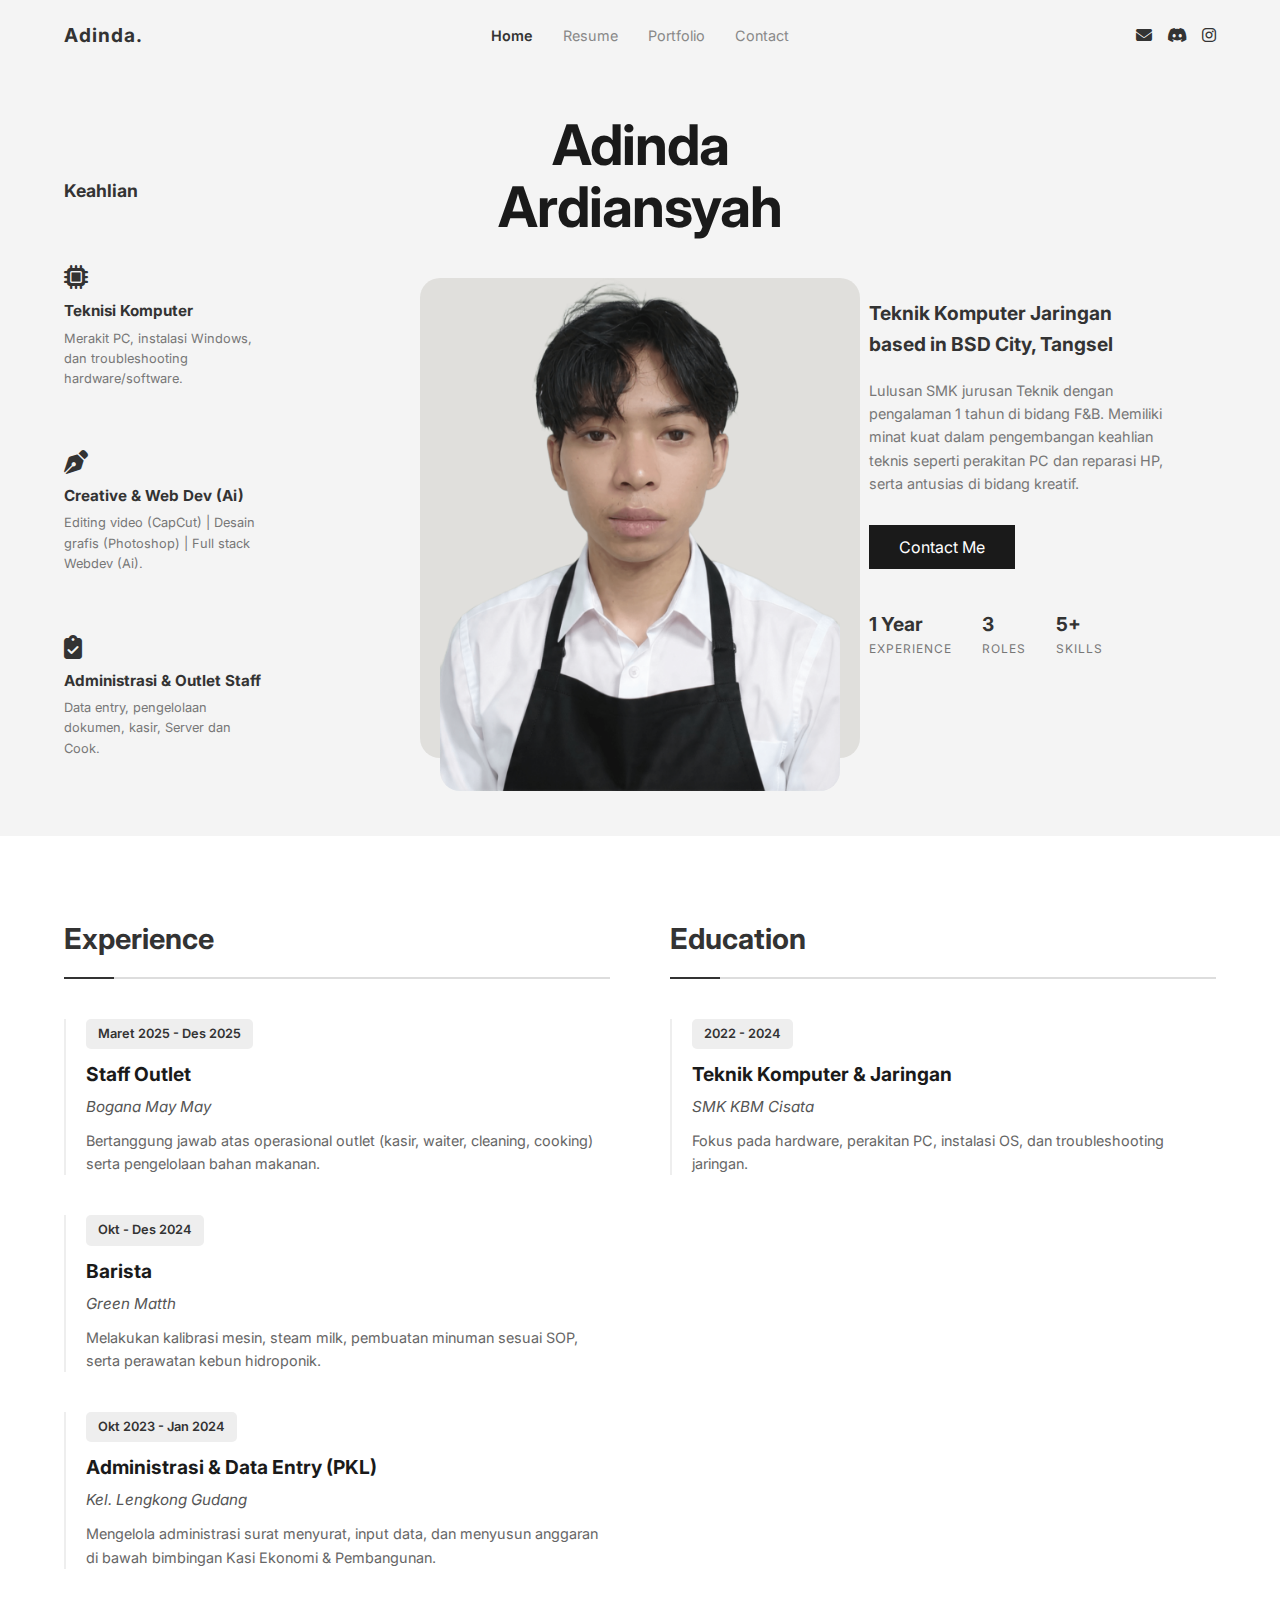
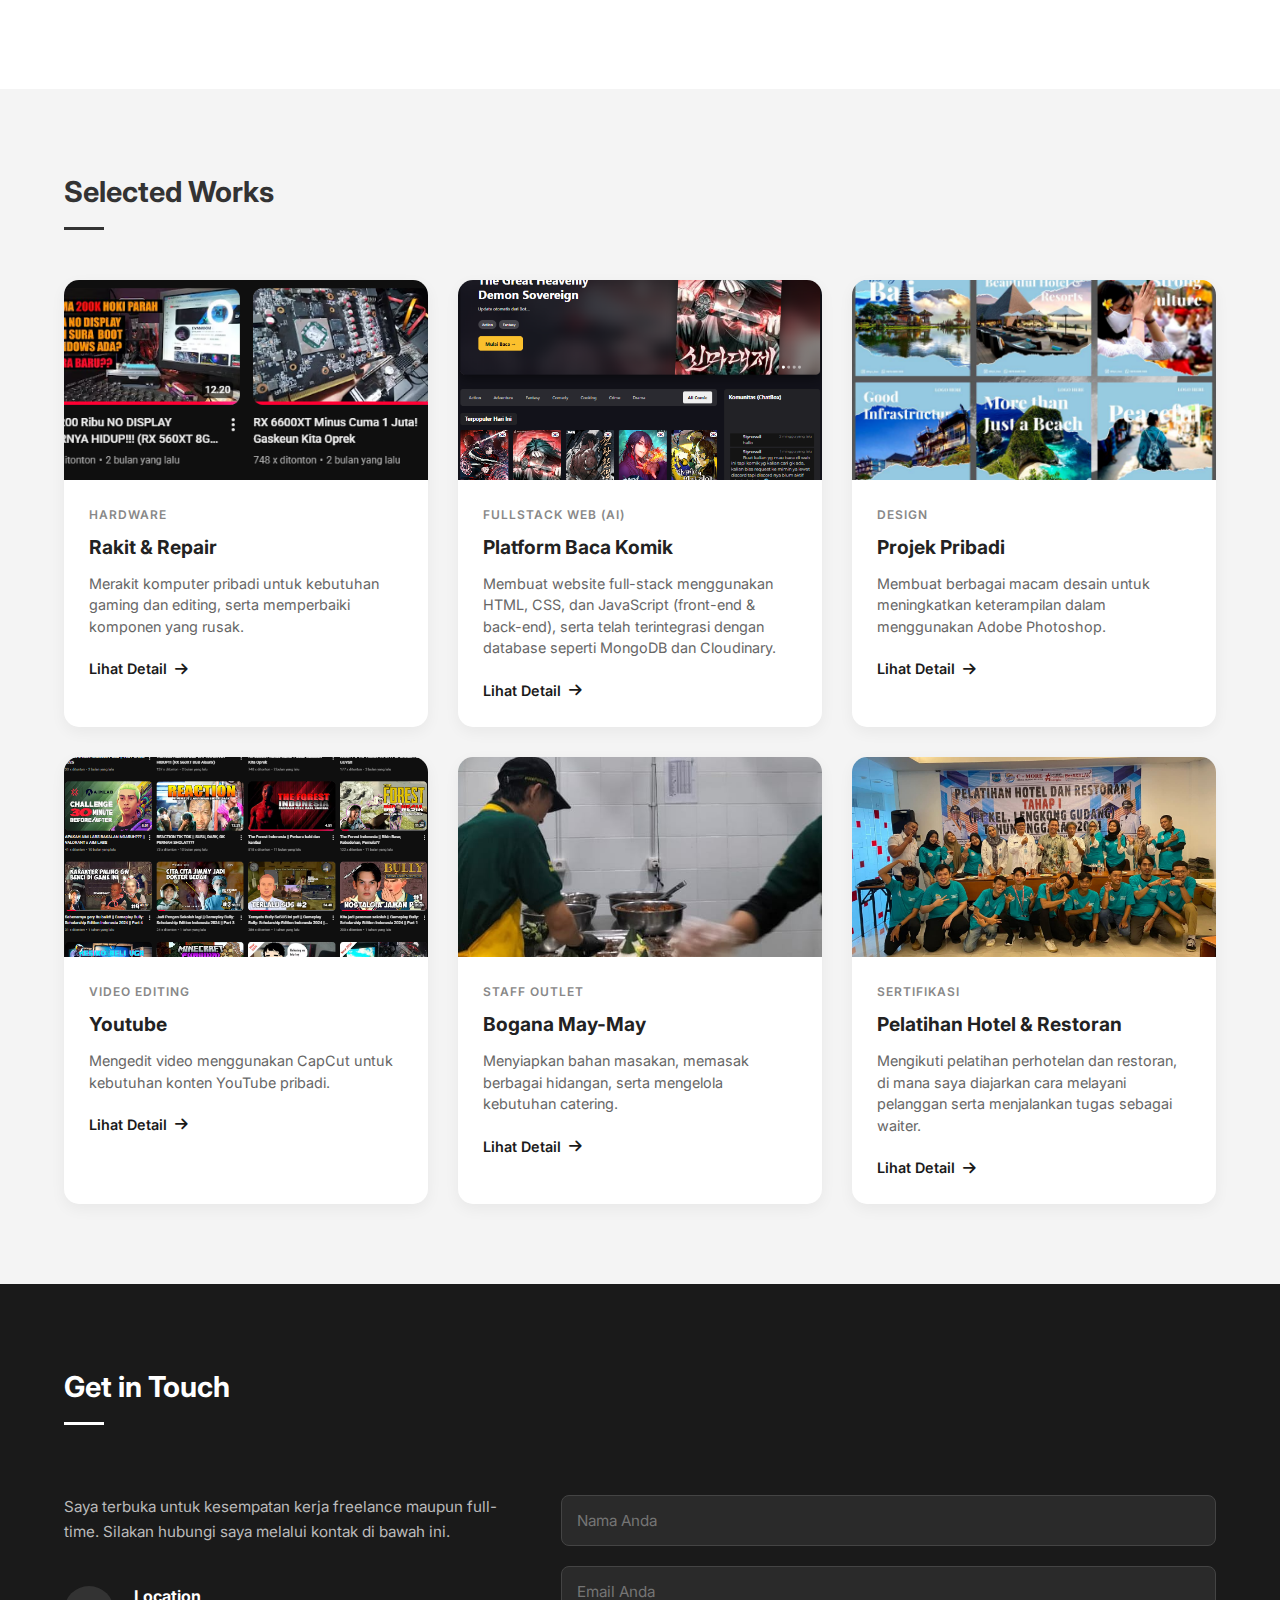
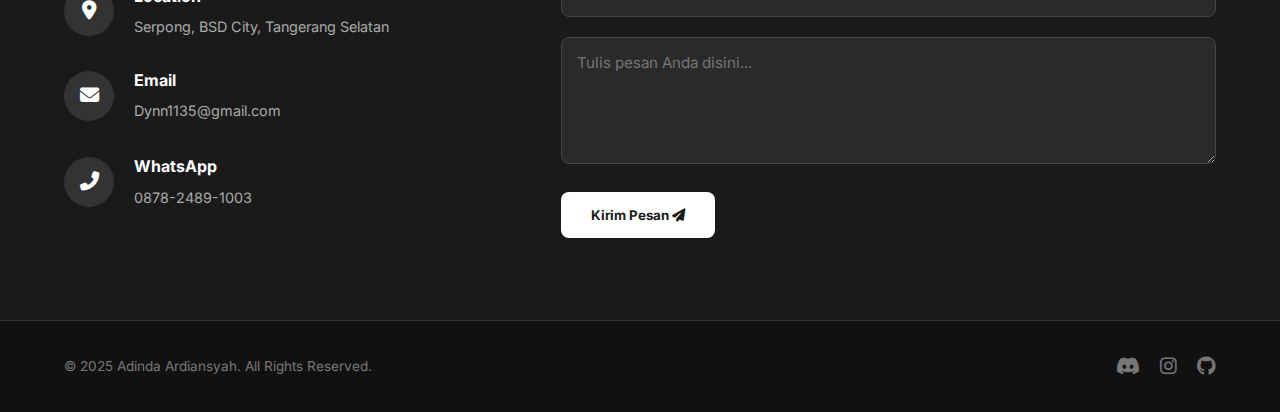
<file: index.html>
<!DOCTYPE html>
<html lang="id">
<head>
    <meta charset="UTF-8">
    <meta name="viewport" content="width=device-width, initial-scale=1.0">
    <title>Adinda Ardiansyah - Portfolio</title>
    
    <link href="https://fonts.googleapis.com/css2?family=Inter:wght@300;400;600;700&display=swap" rel="stylesheet">
    <link rel="stylesheet" href="https://cdnjs.cloudflare.com/ajax/libs/font-awesome/6.4.0/css/all.min.css">
    
    <link rel="stylesheet" href="style.css">
</head>
<body>

    <nav>
        <div class="logo">Adinda.</div>
        
        <ul class="nav-links" id="navLinks">
            <li><a href="#" class="active">Home</a></li>
            <li><a href="#resume">Resume</a></li>
            <li><a href="#portofolio">Portfolio</a></li>
            <li><a href="#contact">Contact</a></li>
        </ul>

        <div class="social-icons">
            <a href="mailto:Dynn1135@gmail.com" style="color: inherit;"><i class="fas fa-envelope"></i></a>
            <a href="https://discord.com/users/1440987376557232261/"><i class="fab fa-discord"></i></a>
            <a href="https://www.instagram.com/dyn.ardians?igsh=MWltbDF1Z3p3bDhiag=="><i class="fab fa-instagram"></i></a>
        </div>

        <div class="menu-toggle" onclick="toggleMenu()">
            <i class="fas fa-bars"></i>
        </div>
    </nav>

    <main class="hero-container">
        
        <div class="left-col">
            <div class="section-label">Keahlian</div>
            
            <div class="service-item">
                <i class="fas fa-microchip service-icon"></i>
                <h4>Teknisi Komputer</h4>
                <p>Merakit PC, instalasi Windows, dan troubleshooting hardware/software.</p>
            </div>

            <div class="service-item">
                <i class="fas fa-pen-nib service-icon"></i>
                <h4>Creative & Web Dev (Ai)</h4>
                <p>Editing video (CapCut) | Desain grafis (Photoshop) | Full stack Webdev (Ai).</p>
            </div>

            <div class="service-item">
                <i class="fas fa-clipboard-check service-icon"></i>
                <h4>Administrasi & Outlet Staff</h4>
                <p>Data entry, pengelolaan dokumen, kasir, Server dan Cook.</p>
            </div>
        </div>

        <div class="center-col">
            <h1 class="big-name">Adinda<br>Ardiansyah</h1>
            
            <div class="image-wrapper">
                <div class="image-bg-card"></div>
                <img src="asset/myfoto.png" alt="Adinda Ardiansyah" class="profile-img">
            </div>
        </div>

        <div class="right-col">
            <h2 class="role-title">Teknik Komputer Jaringan<br>based in BSD City, Tangsel</h2>
            
            <p class="bio-text">
                Lulusan SMK jurusan Teknik dengan pengalaman 1 tahun di bidang F&B. 
                Memiliki minat kuat dalam pengembangan keahlian teknis seperti perakitan PC 
                dan reparasi HP, serta antusias di bidang kreatif.
            </p>

            <button class="btn-hire" onclick="window.location.href='https://wa.me/6287824891003'">Contact Me</button>

            <div class="stats-container">
                <div class="stat-item">
                    <h3>1 Year</h3>
                    <p>Experience</p>
                </div>
                <div class="stat-item">
                    <h3>3</h3>
                    <p>Roles</p>
                </div>
                <div class="stat-item">
                    <h3>5+</h3>
                    <p>Skills</p>
                </div>
            </div>
        </div>

    </main>


    </main>

    <section class="resume-section" id="resume">
        <div class="resume-container">
            
            <div class="resume-column">
                <h3 class="resume-title">Experience</h3>

                <div class="resume-item">
                    <div class="resume-date">Maret 2025 - Des 2025</div>
                    <h4 class="resume-role">Staff Outlet</h4>
                    <span class="resume-place">Bogana May May</span>
                    <p class="resume-desc">
                        Bertanggung jawab atas operasional outlet (kasir, waiter, cleaning, cooking) 
                        serta pengelolaan bahan makanan.
                    </p>
                </div>

                <div class="resume-item">
                    <div class="resume-date">Okt - Des 2024</div>
                    <h4 class="resume-role">Barista</h4>
                    <span class="resume-place">Green Matth</span>
                    <p class="resume-desc">
                        Melakukan kalibrasi mesin, steam milk, pembuatan minuman sesuai SOP, 
                        serta perawatan kebun hidroponik.
                    </p>
                </div>

                <div class="resume-item">
                    <div class="resume-date">Okt 2023 - Jan 2024</div>
                    <h4 class="resume-role">Administrasi & Data Entry (PKL)</h4>
                    <span class="resume-place">Kel. Lengkong Gudang</span>
                    <p class="resume-desc">
                        Mengelola administrasi surat menyurat, input data, dan menyusun anggaran 
                        di bawah bimbingan Kasi Ekonomi & Pembangunan.
                    </p>
                </div>
            </div>

            <div class="resume-column">
                <h3 class="resume-title">Education</h3>

                <div class="resume-item">
                    <div class="resume-date">2022 - 2024</div>
                    <h4 class="resume-role">Teknik Komputer & Jaringan</h4>
                    <span class="resume-place">SMK KBM Cisata</span>
                    <p class="resume-desc">
                        Fokus pada hardware, perakitan PC, instalasi OS, dan troubleshooting jaringan.
                    </p>
                </div>
            </div>

        </div>
    </section>

<section class="portfolio-section" id="portfolio">
        <div class="container">
            <h3 class="section-title">Selected Works</h3>
            
            <div class="portfolio-grid">
                
                <div class="portfolio-card">
                    <div class="portfolio-img">
                        <img src="asset/pc.png" alt="PC Build">
                    </div>
                    <div class="portfolio-info">
                        <span class="category">Hardware</span>
                        <h4>Rakit & Repair</h4>
                        <p>Merakit komputer pribadi untuk kebutuhan gaming dan editing, serta memperbaiki komponen yang rusak.</p>
                        <a href="https://www.youtube.com/@DYN_MOON" class="portfolio-link">Lihat Detail <i class="fas fa-arrow-right"></i></a>
                    </div>
                </div>

                <div class="portfolio-card">
                    <div class="portfolio-img">
                        <img src="asset/webkomik.png" alt="Video Editing">
                    </div>
                    <div class="portfolio-info">
                        <span class="category">Fullstack Web (ai)</span>
                        <h4>Platform Baca Komik</h4>
                        <p>Membuat website full-stack menggunakan HTML, CSS, dan JavaScript (front-end & back-end), serta telah terintegrasi dengan database seperti MongoDB dan Cloudinary.</p>
                        <a href="https://stynxveil-co.onrender.com/" class="portfolio-link">Lihat Detail <i class="fas fa-arrow-right"></i></a>
                    </div>
                </div>

                <div class="portfolio-card">
                    <div class="portfolio-img">
                        <img src="asset/Desain.png" alt="Graphic Design">
                    </div>
                    <div class="portfolio-info">
                        <span class="category">Design</span>
                        <h4>Projek Pribadi</h4>
                        <p>Membuat berbagai macam desain untuk meningkatkan keterampilan dalam menggunakan Adobe Photoshop.</p>
                        <a href="https://drive.google.com/file/d/1JN-anbNzumim_IqHTEh2kvuIbzNJX-Iq/view?usp=drive_link" class="portfolio-link">Lihat Detail <i class="fas fa-arrow-right"></i></a>
                    </div>
                </div>

                <div class="portfolio-card">
                    <div class="portfolio-img">
                        <img src="asset/editing.png" alt="Video Editing">
                    </div>
                    <div class="portfolio-info">
                        <span class="category">Video Editing</span>
                        <h4>Youtube</h4>
                        <p>Mengedit video menggunakan CapCut untuk kebutuhan konten YouTube pribadi.</p>
                        <a href="https://www.youtube.com/@DYN_MOON" class="portfolio-link">Lihat Detail <i class="fas fa-arrow-right"></i></a>
                    </div>
                </div>

                <div class="portfolio-card">
                    <div class="portfolio-img">
                        <img src="asset/bogana.jpeg" alt="Video Editing">
                    </div>
                    <div class="portfolio-info">
                        <span class="category">Staff Outlet</span>
                        <h4>Bogana May-May</h4>
                        <p>Menyiapkan bahan masakan, memasak berbagai hidangan, serta mengelola kebutuhan catering.</p>
                        <a href="https://www.instagram.com/anpr_official?igsh=MWF2dzBmZWd4NGsyZA==" class="portfolio-link">Lihat Detail <i class="fas fa-arrow-right"></i></a>
                    </div>
                </div>

                <div class="portfolio-card">
                    <div class="portfolio-img">
                        <img src="asset/sertifikat.jpeg" alt="Video Editing">
                    </div>
                    <div class="portfolio-info">
                        <span class="category">Sertifikasi</span>
                        <h4>Pelatihan Hotel & Restoran</h4>
                        <p>Mengikuti pelatihan perhotelan dan restoran, di mana saya diajarkan cara melayani pelanggan serta menjalankan tugas sebagai waiter.</p>
                        <a href="https://drive.google.com/file/d/1JN-anbNzumim_IqHTEh2kvuIbzNJX-Iq/view?usp=drive_link" class="portfolio-link">Lihat Detail <i class="fas fa-arrow-right"></i></a>
                    </div>
                </div>

                

            </div>
        </div>
    </section>

    <section class="contact-section" id="contact">
        <div class="container">
            <h3 class="section-title title-white">Get in Touch</h3>
            
            <div class="contact-grid">
                
                <div class="contact-info">
                    <p class="contact-desc">
                        Saya terbuka untuk kesempatan kerja freelance maupun full-time. 
                        Silakan hubungi saya melalui kontak di bawah ini.
                    </p>

                    <div class="info-item">
                        <div class="icon-box">
                            <i class="fas fa-map-marker-alt"></i>
                        </div>
                        <div>
                            <h4>Location</h4>
                            <p>Serpong, BSD City, Tangerang Selatan</p>
                        </div>
                    </div>

                    <div class="info-item">
                        <div class="icon-box">
                            <i class="fas fa-envelope"></i>
                        </div>
                        <div>
                            <h4>Email</h4>
                            <a href="mailto:Dynn1135@gmail.com">Dynn1135@gmail.com</a>
                        </div>
                    </div>

                    <div class="info-item">
                        <div class="icon-box">
                            <i class="fas fa-phone-alt"></i>
                        </div>
                        <div>
                            <h4>WhatsApp</h4>
                            <a href="https://wa.me/6287824891003" target="_blank">0878-2489-1003</a>
                        </div>
                    </div>
                </div>

                <form class="contact-form" action="https://formspree.io/f/mzzlloap" method="POST">
                    
                    <div class="form-group">
                        <input type="text" name="name" placeholder="Nama Anda" required>
                    </div>
                    
                    <div class="form-group">
                        <input type="email" name="email" placeholder="Email Anda" required>
                    </div>
                    
                    <div class="form-group">
                        <textarea name="message" rows="5" placeholder="Tulis pesan Anda disini..." required></textarea>
                    </div>
                    
                    <button type="submit" class="btn-send">Kirim Pesan <i class="fas fa-paper-plane"></i></button>
                </form>

            </div>
        </div>
    </section>
    <footer>
        <div class="footer-content">
            <p>&copy; 2025 Adinda Ardiansyah. All Rights Reserved.</p>
            <div class="footer-socials">
                <a href="https://discord.com/users/1440987376557232261/"><i class="fab fa-discord"></i></a>
                <a href="https://www.instagram.com/dyn.ardians?igsh=MWltbDF1Z3p3bDhiag=="><i class="fab fa-instagram"></i></a>
                <a href="https://github.com/dynmoon1135"><i class="fab fa-github"></i></a>
            </div>
        </div>
    </footer>

    <script src="script.js"></script>
</body>

</html>
</file>
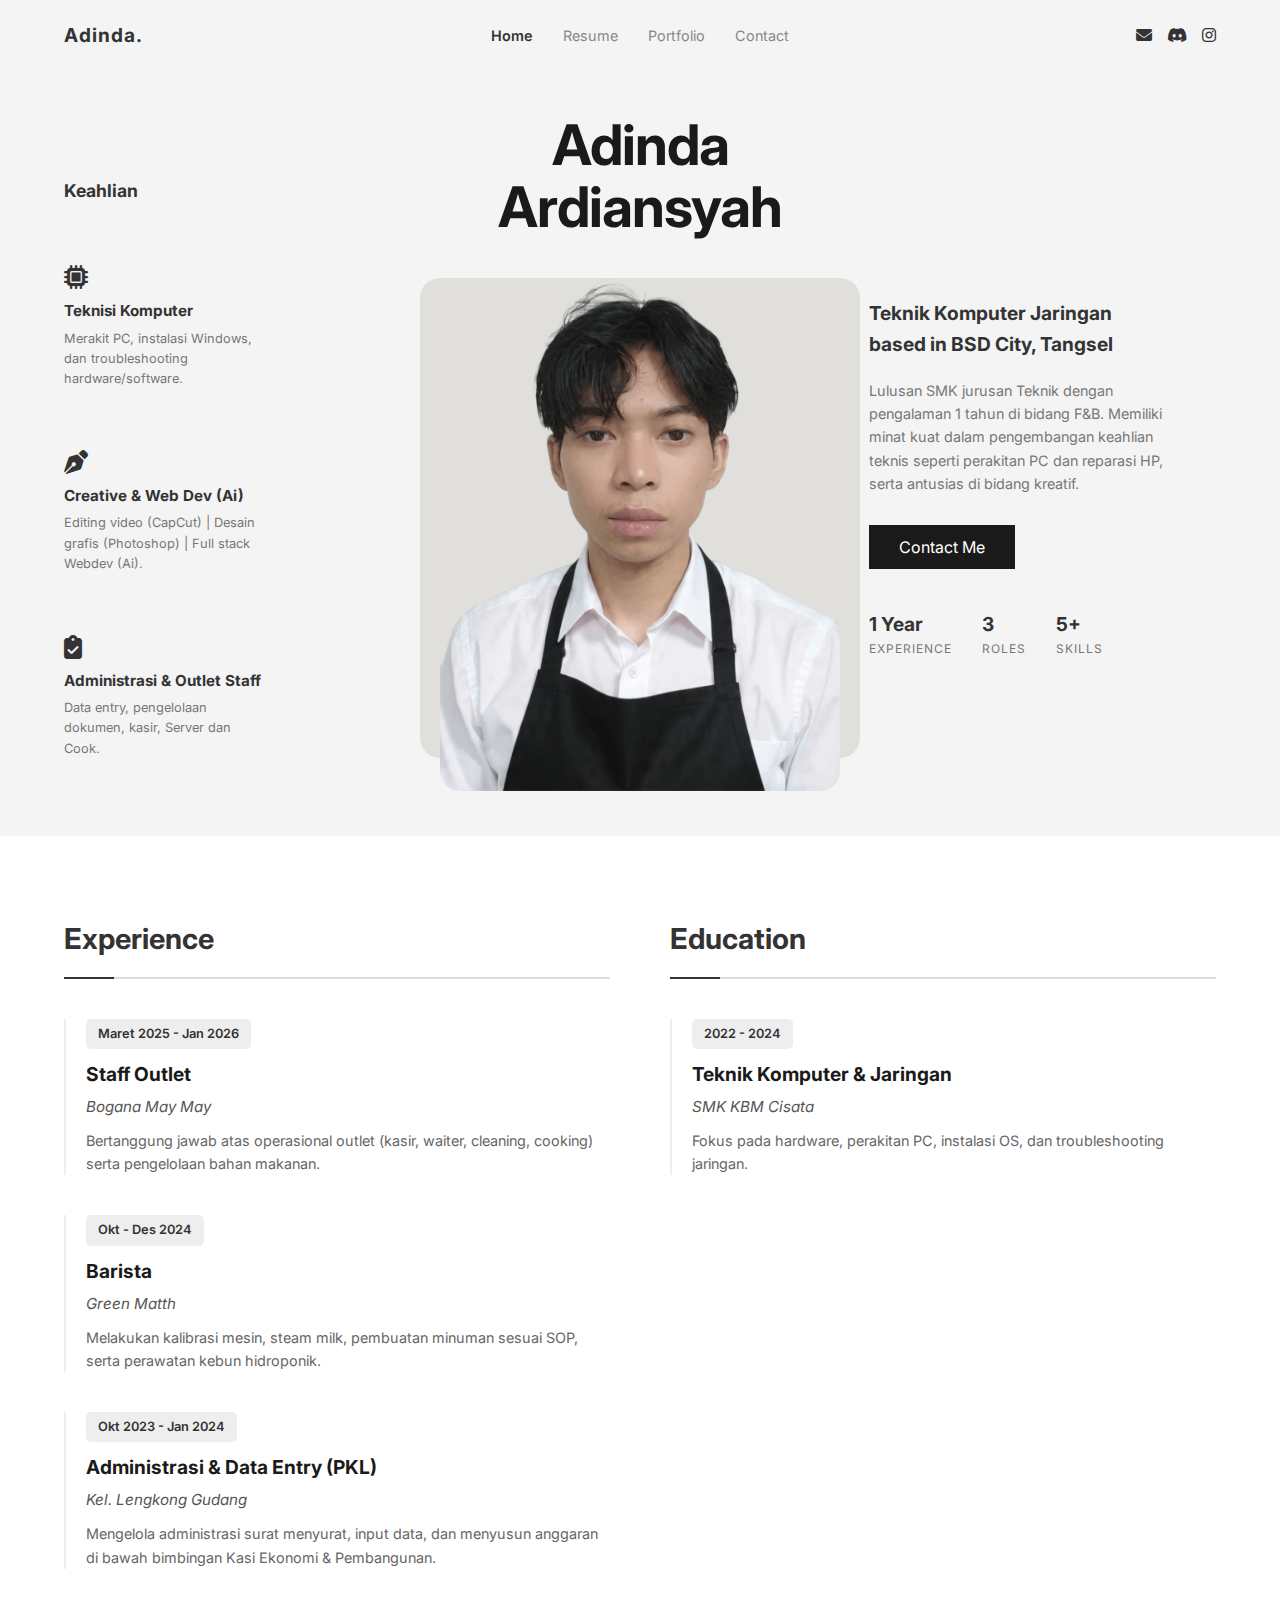
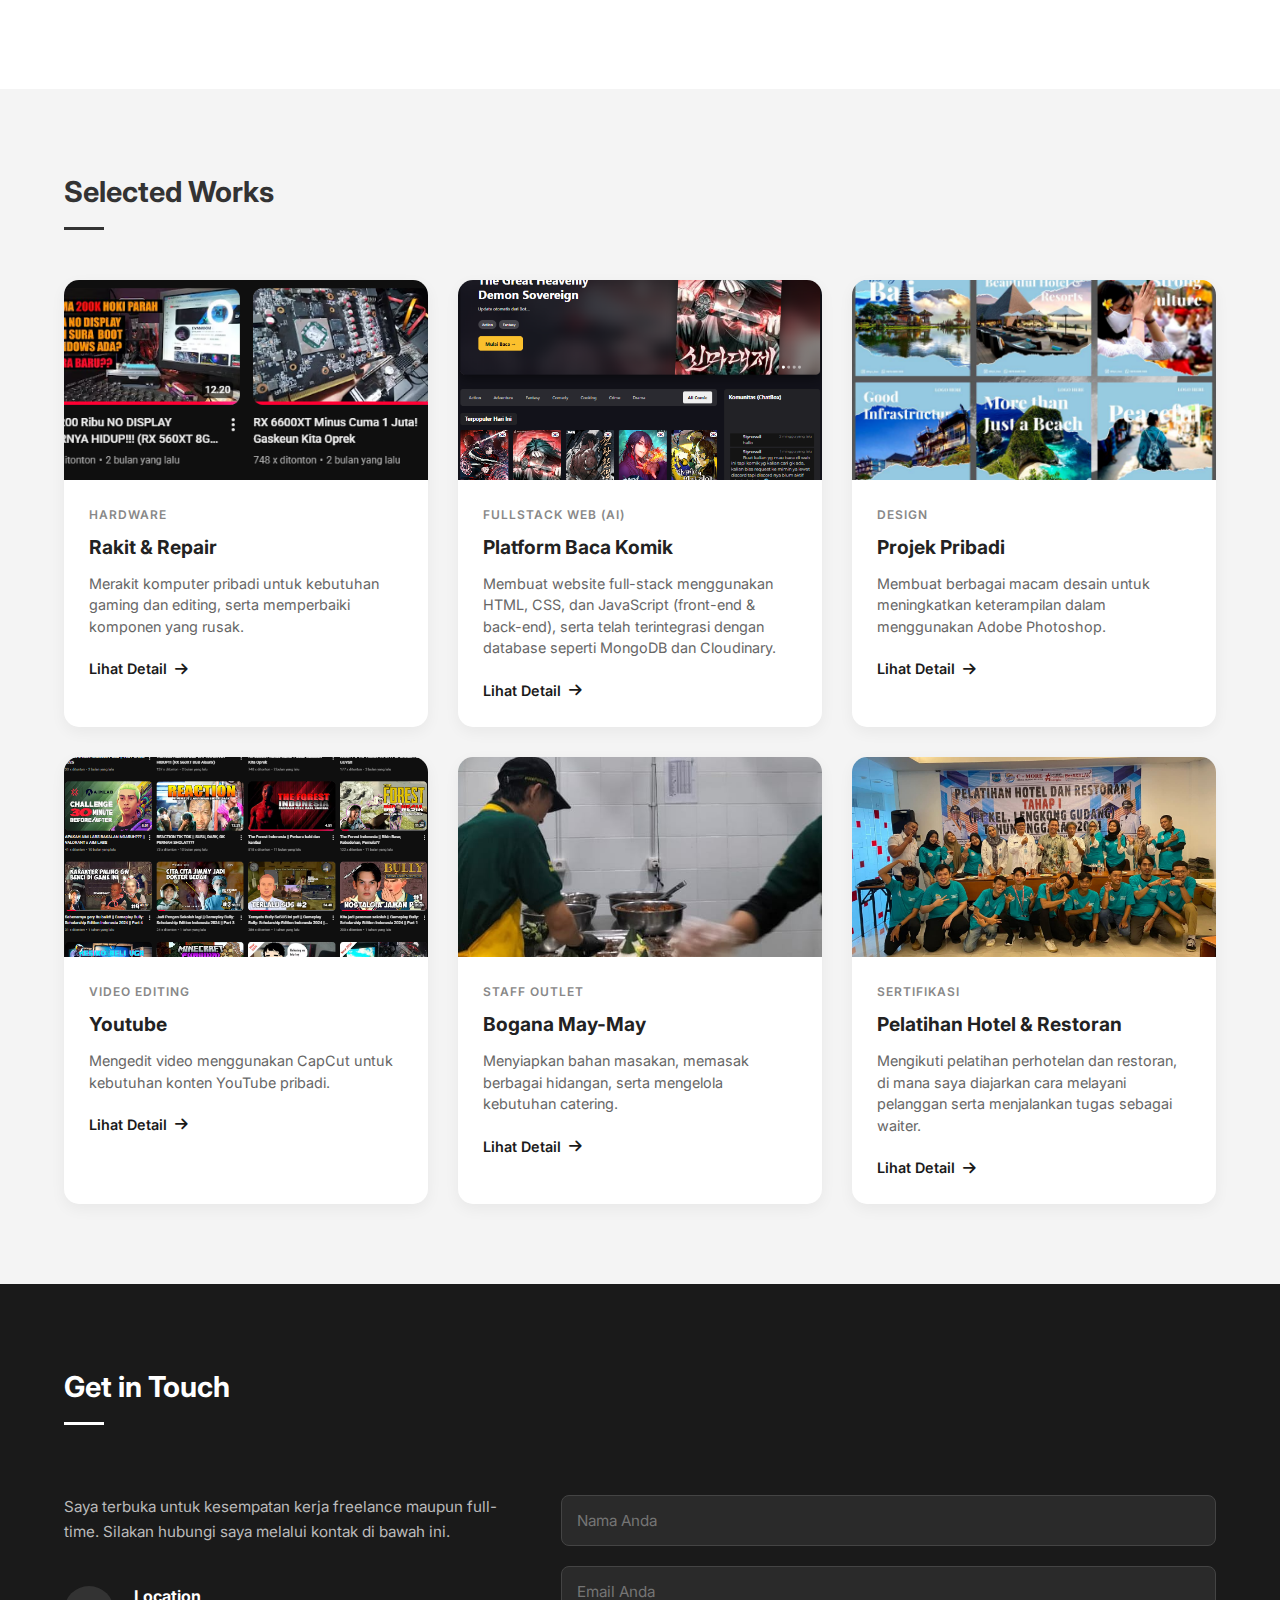
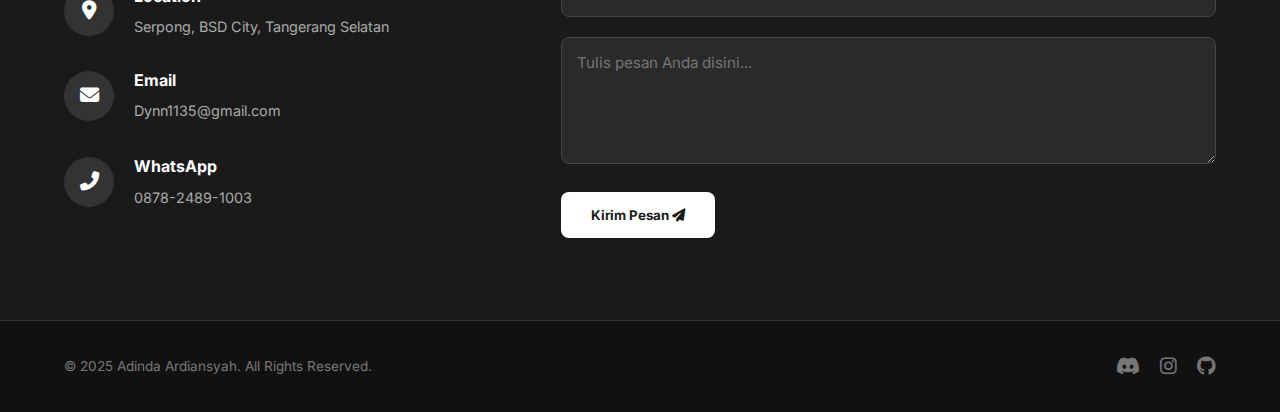
<file: Profile/index.html>
<!DOCTYPE html>
<html lang="id">
<head>
    <meta charset="UTF-8">
    <meta name="viewport" content="width=device-width, initial-scale=1.0">
    <title>Adinda Ardiansyah - Portfolio</title>
    
    <link href="https://fonts.googleapis.com/css2?family=Inter:wght@300;400;600;700&display=swap" rel="stylesheet">
    <link rel="stylesheet" href="https://cdnjs.cloudflare.com/ajax/libs/font-awesome/6.4.0/css/all.min.css">
    
    <link rel="stylesheet" href="style.css">
</head>
<body>

    <nav>
        <div class="logo">Adinda.</div>
        
        <ul class="nav-links" id="navLinks">
            <li><a href="#" class="active">Home</a></li>
            <li><a href="#resume">Resume</a></li>
            <li><a href="#portofolio">Portfolio</a></li>
            <li><a href="#contact">Contact</a></li>
        </ul>

        <div class="social-icons">
            <a href="mailto:Dynn1135@gmail.com" style="color: inherit;"><i class="fas fa-envelope"></i></a>
            <a href="https://discord.com/users/1440987376557232261/"><i class="fab fa-discord"></i></a>
            <a href="https://www.instagram.com/dyn.ardians?igsh=MWltbDF1Z3p3bDhiag=="><i class="fab fa-instagram"></i></a>
        </div>

        <div class="menu-toggle" onclick="toggleMenu()">
            <i class="fas fa-bars"></i>
        </div>
    </nav>

    <main class="hero-container">
        
        <div class="left-col">
            <div class="section-label">Keahlian</div>
            
            <div class="service-item">
                <i class="fas fa-microchip service-icon"></i>
                <h4>Teknisi Komputer</h4>
                <p>Merakit PC, instalasi Windows, dan troubleshooting hardware/software.</p>
            </div>

            <div class="service-item">
                <i class="fas fa-pen-nib service-icon"></i>
                <h4>Creative & Web Dev (Ai)</h4>
                <p>Editing video (CapCut) | Desain grafis (Photoshop) | Full stack Webdev (Ai).</p>
            </div>

            <div class="service-item">
                <i class="fas fa-clipboard-check service-icon"></i>
                <h4>Administrasi & Outlet Staff</h4>
                <p>Data entry, pengelolaan dokumen, kasir, Server dan Cook.</p>
            </div>
        </div>

        <div class="center-col">
            <h1 class="big-name">Adinda<br>Ardiansyah</h1>
            
            <div class="image-wrapper">
                <div class="image-bg-card"></div>
                <img src="asset/myfoto.png" alt="Adinda Ardiansyah" class="profile-img">
            </div>
        </div>

        <div class="right-col">
            <h2 class="role-title">Teknik Komputer Jaringan<br>based in BSD City, Tangsel</h2>
            
            <p class="bio-text">
                Lulusan SMK jurusan Teknik dengan pengalaman 1 tahun di bidang F&B. 
                Memiliki minat kuat dalam pengembangan keahlian teknis seperti perakitan PC 
                dan reparasi HP, serta antusias di bidang kreatif.
            </p>

            <button class="btn-hire" onclick="window.location.href='https://wa.me/6285770986959'">Contact Me</button>

            <div class="stats-container">
                <div class="stat-item">
                    <h3>1 Year</h3>
                    <p>Experience</p>
                </div>
                <div class="stat-item">
                    <h3>3</h3>
                    <p>Roles</p>
                </div>
                <div class="stat-item">
                    <h3>5+</h3>
                    <p>Skills</p>
                </div>
            </div>
        </div>

    </main>


    </main>

    <section class="resume-section" id="resume">
        <div class="resume-container">
            
            <div class="resume-column">
                <h3 class="resume-title">Experience</h3>

                <div class="resume-item">
                    <div class="resume-date">Maret 2025 - Jan 2026</div>
                    <h4 class="resume-role">Staff Outlet</h4>
                    <span class="resume-place">Bogana May May</span>
                    <p class="resume-desc">
                        Bertanggung jawab atas operasional outlet (kasir, waiter, cleaning, cooking) 
                        serta pengelolaan bahan makanan.
                    </p>
                </div>

                <div class="resume-item">
                    <div class="resume-date">Okt - Des 2024</div>
                    <h4 class="resume-role">Barista</h4>
                    <span class="resume-place">Green Matth</span>
                    <p class="resume-desc">
                        Melakukan kalibrasi mesin, steam milk, pembuatan minuman sesuai SOP, 
                        serta perawatan kebun hidroponik.
                    </p>
                </div>

                <div class="resume-item">
                    <div class="resume-date">Okt 2023 - Jan 2024</div>
                    <h4 class="resume-role">Administrasi & Data Entry (PKL)</h4>
                    <span class="resume-place">Kel. Lengkong Gudang</span>
                    <p class="resume-desc">
                        Mengelola administrasi surat menyurat, input data, dan menyusun anggaran 
                        di bawah bimbingan Kasi Ekonomi & Pembangunan.
                    </p>
                </div>
            </div>

            <div class="resume-column">
                <h3 class="resume-title">Education</h3>

                <div class="resume-item">
                    <div class="resume-date">2022 - 2024</div>
                    <h4 class="resume-role">Teknik Komputer & Jaringan</h4>
                    <span class="resume-place">SMK KBM Cisata</span>
                    <p class="resume-desc">
                        Fokus pada hardware, perakitan PC, instalasi OS, dan troubleshooting jaringan.
                    </p>
                </div>
            </div>

        </div>
    </section>

<section class="portfolio-section" id="portfolio">
        <div class="container">
            <h3 class="section-title">Selected Works</h3>
            
            <div class="portfolio-grid">
                
                <div class="portfolio-card">
                    <div class="portfolio-img">
                        <img src="asset/pc.png" alt="PC Build">
                    </div>
                    <div class="portfolio-info">
                        <span class="category">Hardware</span>
                        <h4>Rakit & Repair</h4>
                        <p>Merakit komputer pribadi untuk kebutuhan gaming dan editing, serta memperbaiki komponen yang rusak.</p>
                        <a href="https://www.youtube.com/@DYN_MOON" class="portfolio-link">Lihat Detail <i class="fas fa-arrow-right"></i></a>
                    </div>
                </div>

                <div class="portfolio-card">
                    <div class="portfolio-img">
                        <img src="asset/webkomik.png" alt="Video Editing">
                    </div>
                    <div class="portfolio-info">
                        <span class="category">Fullstack Web (ai)</span>
                        <h4>Platform Baca Komik</h4>
                        <p>Membuat website full-stack menggunakan HTML, CSS, dan JavaScript (front-end & back-end), serta telah terintegrasi dengan database seperti MongoDB dan Cloudinary.</p>
                        <a href="https://stynxveil-co.onrender.com/" class="portfolio-link">Lihat Detail <i class="fas fa-arrow-right"></i></a>
                    </div>
                </div>

                <div class="portfolio-card">
                    <div class="portfolio-img">
                        <img src="asset/Desain.png" alt="Graphic Design">
                    </div>
                    <div class="portfolio-info">
                        <span class="category">Design</span>
                        <h4>Projek Pribadi</h4>
                        <p>Membuat berbagai macam desain untuk meningkatkan keterampilan dalam menggunakan Adobe Photoshop.</p>
                        <a href="https://drive.google.com/file/d/1JN-anbNzumim_IqHTEh2kvuIbzNJX-Iq/view?usp=drive_link" class="portfolio-link">Lihat Detail <i class="fas fa-arrow-right"></i></a>
                    </div>
                </div>

                <div class="portfolio-card">
                    <div class="portfolio-img">
                        <img src="asset/editing.png" alt="Video Editing">
                    </div>
                    <div class="portfolio-info">
                        <span class="category">Video Editing</span>
                        <h4>Youtube</h4>
                        <p>Mengedit video menggunakan CapCut untuk kebutuhan konten YouTube pribadi.</p>
                        <a href="https://www.youtube.com/@DYN_MOON" class="portfolio-link">Lihat Detail <i class="fas fa-arrow-right"></i></a>
                    </div>
                </div>

                <div class="portfolio-card">
                    <div class="portfolio-img">
                        <img src="asset/bogana.jpeg" alt="Video Editing">
                    </div>
                    <div class="portfolio-info">
                        <span class="category">Staff Outlet</span>
                        <h4>Bogana May-May</h4>
                        <p>Menyiapkan bahan masakan, memasak berbagai hidangan, serta mengelola kebutuhan catering.</p>
                        <a href="https://www.instagram.com/anpr_official?igsh=MWF2dzBmZWd4NGsyZA==" class="portfolio-link">Lihat Detail <i class="fas fa-arrow-right"></i></a>
                    </div>
                </div>

                <div class="portfolio-card">
                    <div class="portfolio-img">
                        <img src="asset/sertifikat.jpeg" alt="Video Editing">
                    </div>
                    <div class="portfolio-info">
                        <span class="category">Sertifikasi</span>
                        <h4>Pelatihan Hotel & Restoran</h4>
                        <p>Mengikuti pelatihan perhotelan dan restoran, di mana saya diajarkan cara melayani pelanggan serta menjalankan tugas sebagai waiter.</p>
                        <a href="https://drive.google.com/file/d/1JN-anbNzumim_IqHTEh2kvuIbzNJX-Iq/view?usp=drive_link" class="portfolio-link">Lihat Detail <i class="fas fa-arrow-right"></i></a>
                    </div>
                </div>

                

            </div>
        </div>
    </section>

    <section class="contact-section" id="contact">
        <div class="container">
            <h3 class="section-title title-white">Get in Touch</h3>
            
            <div class="contact-grid">
                
                <div class="contact-info">
                    <p class="contact-desc">
                        Saya terbuka untuk kesempatan kerja freelance maupun full-time. 
                        Silakan hubungi saya melalui kontak di bawah ini.
                    </p>

                    <div class="info-item">
                        <div class="icon-box">
                            <i class="fas fa-map-marker-alt"></i>
                        </div>
                        <div>
                            <h4>Location</h4>
                            <p>Serpong, BSD City, Tangerang Selatan</p>
                        </div>
                    </div>

                    <div class="info-item">
                        <div class="icon-box">
                            <i class="fas fa-envelope"></i>
                        </div>
                        <div>
                            <h4>Email</h4>
                            <a href="mailto:Dynn1135@gmail.com">Dynn1135@gmail.com</a>
                        </div>
                    </div>

                    <div class="info-item">
                        <div class="icon-box">
                            <i class="fas fa-phone-alt"></i>
                        </div>
                        <div>
                            <h4>WhatsApp</h4>
                            <a href="https://wa.me/6287824891003" target="_blank">0878-2489-1003</a>
                        </div>
                    </div>
                </div>

                <form class="contact-form" action="https://formspree.io/f/mzzlloap" method="POST">
                    
                    <div class="form-group">
                        <input type="text" name="name" placeholder="Nama Anda" required>
                    </div>
                    
                    <div class="form-group">
                        <input type="email" name="email" placeholder="Email Anda" required>
                    </div>
                    
                    <div class="form-group">
                        <textarea name="message" rows="5" placeholder="Tulis pesan Anda disini..." required></textarea>
                    </div>
                    
                    <button type="submit" class="btn-send">Kirim Pesan <i class="fas fa-paper-plane"></i></button>
                </form>

            </div>
        </div>
    </section>
    <footer>
        <div class="footer-content">
            <p>&copy; 2025 Adinda Ardiansyah. All Rights Reserved.</p>
            <div class="footer-socials">
                <a href="https://discord.com/users/1440987376557232261/"><i class="fab fa-discord"></i></a>
                <a href="https://www.instagram.com/dyn.ardians?igsh=MWltbDF1Z3p3bDhiag=="><i class="fab fa-instagram"></i></a>
                <a href="https://github.com/dynmoon1135"><i class="fab fa-github"></i></a>
            </div>
        </div>
    </footer>

    <script src="script.js"></script>
</body>
</html>
</file>
<file: style.css>
/* --- CSS VARIABLES & RESET --- */
:root {
    --bg-color: #f4f4f4;
    --text-color: #333;
    --accent-color: #222;
    --card-bg: #e0dfdc;
}

* {
    margin: 0;
    padding: 0;
    box-sizing: border-box;
    font-family: 'Inter', sans-serif;
}

body {
    background-color: var(--bg-color);
    color: var(--text-color);
    line-height: 1.6;
    overflow-x: hidden;
}

/* --- NAVIGATION --- */
nav {
    display: flex;
    justify-content: space-between;
    align-items: center;
    padding: 20px 5%;
    background: transparent;
}

.logo {
    font-weight: 700;
    font-size: 1.2rem;
    letter-spacing: 1px;
}

.nav-links {
    list-style: none;
    display: flex;
    gap: 30px;
}

.nav-links a {
    text-decoration: none;
    color: #888;
    font-size: 0.9rem;
    transition: color 0.3s;
}

.nav-links a:hover, .nav-links a.active {
    color: var(--text-color);
    font-weight: 600;
}

.social-icons {
    display: flex;
    gap: 15px;
}

.social-icons i {
    color: var(--text-color);
    cursor: pointer;
    transition: transform 0.3s;
}

.social-icons i:hover {
    transform: translateY(-3px);
}

/* Hamburger Menu (Mobile) */
.menu-toggle {
    display: none;
    font-size: 1.5rem;
    cursor: pointer;
}

/* --- HERO SECTION (GRID LAYOUT) --- */
.hero-container {
    display: grid;
    grid-template-columns: 1fr 1.2fr 1fr;
    gap: 20px;
    padding: 40px 5%;
    align-items: center;
    min-height: 85vh;
}

/* Kolom Kiri: Services */
.left-col {
    display: flex;
    flex-direction: column;
    gap: 40px;
    padding-top: 50px;
}

.section-label {
    font-weight: 700;
    margin-bottom: 20px;
    font-size: 1.1rem;
}

.service-item {
    margin-bottom: 20px;
}

.service-icon {
    font-size: 1.5rem;
    margin-bottom: 10px;
    display: block;
}

.service-item h4 {
    font-size: 0.95rem;
    margin-bottom: 5px;
    font-weight: 700;
}

.service-item p {
    font-size: 0.8rem;
    color: #777;
    max-width: 200px;
}

/* Kolom Tengah: Foto & Nama */
.center-col {
    display: flex;
    flex-direction: column;
    align-items: center;
    text-align: center;
    position: relative;
}

.big-name {
    font-size: 3.5rem;
    font-weight: 700;
    margin-bottom: 20px;
    color: #1a1a1a;
    letter-spacing: -1px;
    line-height: 1.1;
}

.image-wrapper {
    position: relative;
    width: 100%;
    max-width: 400px;
    border-radius: 20px;
    overflow: visible;
}

.image-bg-card {
    position: absolute;
    top: 20px;
    left: 50%;
    transform: translateX(-50%);
    width: 110%;
    height: 90%;
    background-color: var(--card-bg);
    border-radius: 20px;
    z-index: -1;
}

.profile-img {
    width: 100%;
    height: auto;
    border-radius: 0 0 20px 20px;
    display: block;
    object-fit: cover;
}

/* Kolom Kanan: Bio & Stats */
.right-col {
    padding-top: 50px;
    display: flex;
    flex-direction: column;
    justify-content: center;
}

.role-title {
    font-size: 1.2rem;
    font-weight: 700;
    margin-bottom: 20px;
}

.bio-text {
    color: #777;
    font-size: 0.9rem;
    margin-bottom: 30px;
    max-width: 300px;
}

.btn-hire {
    background-color: #1a1a1a;
    color: #fff;
    border: none;
    padding: 12px 30px;
    font-size: 1rem;
    cursor: pointer;
    width: fit-content;
    margin-bottom: 40px;
    transition: background 0.3s;
}

.btn-hire:hover {
    background-color: #444;
}

.stats-container {
    display: flex;
    gap: 30px;
}

.stat-item h3 {
    font-size: 1.2rem;
    font-weight: 700;
}

.stat-item p {
    font-size: 0.75rem;
    color: #777;
    text-transform: uppercase;
    letter-spacing: 1px;
}

/* --- RESUME SECTION --- */
.resume-section {
    padding: 80px 5%;
    background-color: #fff; /* Latar putih agar kontras dengan bagian atas */
}

.resume-container {
    display: grid;
    grid-template-columns: 1fr 1fr; /* Membagi 2 kolom sama besar */
    gap: 60px;
    max-width: 1200px;
    margin: 0 auto;
}

.resume-title {
    font-size: 1.8rem;
    font-weight: 700;
    margin-bottom: 40px;
    position: relative;
    padding-bottom: 15px;
    border-bottom: 2px solid #ddd;
}

/* Garis kecil hitam di bawah judul */
.resume-title::after {
    content: '';
    position: absolute;
    bottom: -2px;
    left: 0;
    width: 50px;
    height: 2px;
    background-color: #333;
}

.resume-item {
    margin-bottom: 40px;
    position: relative;
    padding-left: 20px;
    border-left: 2px solid #eee; /* Garis vertikal tipis di kiri */
}

.resume-date {
    background-color: #eee;
    color: #333;
    padding: 5px 12px;
    border-radius: 5px;
    font-size: 0.8rem;
    font-weight: 600;
    display: inline-block;
    margin-bottom: 10px;
}

.resume-role {
    font-size: 1.2rem;
    font-weight: 700;
    margin-bottom: 5px;
    color: #1a1a1a;
}

.resume-place {
    display: block;
    font-size: 0.95rem;
    color: #555;
    margin-bottom: 10px;
    font-style: italic;
}

.resume-desc {
    font-size: 0.9rem;
    color: #666;
    line-height: 1.6;
}


/* --- PORTFOLIO SECTION --- */
.portfolio-section {
    padding: 80px 5%;
    background-color: var(--bg-color); /* Kembali ke warna abu-abu muda */
}

.container {
    max-width: 1200px;
    margin: 0 auto;
}

.section-title {
    font-size: 1.8rem;
    font-weight: 700;
    margin-bottom: 50px;
    position: relative;
    padding-bottom: 15px;
    display: inline-block;
}

.section-title::after {
    content: '';
    position: absolute;
    bottom: 0;
    left: 0;
    width: 40px;
    height: 3px;
    background-color: #333;
}

.portfolio-grid {
    display: grid;
    /* Membuat grid responsif: otomatis mengatur jumlah kolom */
    grid-template-columns: repeat(auto-fit, minmax(300px, 1fr));
    gap: 30px;
}

.portfolio-card {
    background: #fff;
    border-radius: 15px;
    overflow: hidden;
    box-shadow: 0 5px 15px rgba(0,0,0,0.05);
    transition: transform 0.3s ease;
}

.portfolio-card:hover {
    transform: translateY(-10px); /* Efek kartu naik saat di-hover */
}

.portfolio-img {
    width: 100%;
    height: 200px;
    overflow: hidden;
}

.portfolio-img img {
    width: 100%;
    height: 100%;
    object-fit: cover;
    transition: transform 0.3s ease;
}

.portfolio-card:hover .portfolio-img img {
    transform: scale(1.05); /* Efek zoom gambar */
}

.portfolio-info {
    padding: 25px;
}

.category {
    font-size: 0.75rem;
    color: #888;
    text-transform: uppercase;
    letter-spacing: 1px;
    font-weight: 600;
    margin-bottom: 8px;
    display: block;
}

.portfolio-info h4 {
    font-size: 1.2rem;
    font-weight: 700;
    margin-bottom: 10px;
    color: #222;
}

.portfolio-info p {
    font-size: 0.9rem;
    color: #666;
    margin-bottom: 20px;
    line-height: 1.5;
}

.portfolio-link {
    text-decoration: none;
    color: #1a1a1a;
    font-weight: 600;
    font-size: 0.9rem;
    display: flex;
    align-items: center;
    gap: 8px;
    transition: gap 0.3s;
}

.portfolio-link:hover {
    gap: 12px; /* Panah bergerak ke kanan */
}


/* --- CONTACT SECTION (DARK THEME) --- */
.contact-section {
    padding: 80px 5%;
    background-color: #1a1a1a; /* Latar belakang gelap */
    color: #fff;
}

.title-white {
    color: #fff !important; /* Memaksa judul menjadi putih */
}

.title-white::after {
    background-color: #fff !important; /* Garis bawah judul jadi putih */
}

.contact-grid {
    display: grid;
    grid-template-columns: 1fr 1.5fr; /* Kolom form lebih lebar */
    gap: 60px;
    margin-top: 20px;
}

/* Kiri: Info Kontak */
.contact-desc {
    color: #bbb;
    margin-bottom: 40px;
    font-size: 0.95rem;
}

.info-item {
    display: flex;
    align-items: center;
    gap: 20px;
    margin-bottom: 30px;
}

.icon-box {
    width: 50px;
    height: 50px;
    background-color: #333;
    border-radius: 50%;
    display: flex;
    justify-content: center;
    align-items: center;
    font-size: 1.2rem;
    color: #fff;
    flex-shrink: 0;
}

.info-item h4 {
    font-size: 1rem;
    margin-bottom: 5px;
    color: #fff;
}

.info-item p, .info-item a {
    color: #aaa;
    font-size: 0.9rem;
    text-decoration: none;
    transition: color 0.3s;
}

.info-item a:hover {
    color: #fff;
    text-decoration: underline;
}

/* Kanan: Form Kontak */
.contact-form {
    display: flex;
    flex-direction: column;
    gap: 20px;
}

.form-group input, 
.form-group textarea {
    width: 100%;
    padding: 15px;
    background-color: #2a2a2a; /* Input sedikit lebih terang dari bg */
    border: 1px solid #444;
    border-radius: 8px;
    color: #fff;
    font-size: 0.95rem;
    outline: none;
    transition: border-color 0.3s;
}

.form-group input:focus, 
.form-group textarea:focus {
    border-color: #888;
}

.btn-send {
    padding: 15px 30px;
    background-color: #fff;
    color: #1a1a1a;
    border: none;
    border-radius: 8px;
    font-weight: 700;
    cursor: pointer;
    transition: background 0.3s;
    width: fit-content;
}

.btn-send:hover {
    background-color: #ddd;
}

/* --- FOOTER --- */
footer {
    background-color: #111; /* Lebih gelap dari contact section */
    padding: 30px 5%;
    border-top: 1px solid #333;
}

.footer-content {
    max-width: 1200px;
    margin: 0 auto;
    display: flex;
    justify-content: space-between;
    align-items: center;
}

footer p {
    color: #777;
    font-size: 0.85rem;
}

.footer-socials {
    display: flex;
    gap: 20px;
}

.footer-socials a {
    color: #777;
    font-size: 1.2rem;
    transition: color 0.3s;
}

.footer-socials a:hover {
    color: #fff;
}

/* Responsif Mobile */
@media (max-width: 768px) {
    .contact-grid {
        grid-template-columns: 1fr; /* Jadi 1 kolom */
        gap: 40px;
    }
    
    .footer-content {
        flex-direction: column;
        gap: 20px;
        text-align: center;
    }
}



/* Responsif untuk Tablet & Mobile */
@media (max-width: 768px) {
    .resume-container {
        grid-template-columns: 1fr; /* Jadi 1 kolom memanjang ke bawah */
        gap: 40px;
    }
}



/* --- RESPONSIVE DESIGN (MOBILE) --- */
@media (max-width: 992px) {
    .big-name { font-size: 2.5rem; }
    .hero-container { grid-template-columns: 1fr 1fr; }
    .left-col { display: none; }
}

@media (max-width: 768px) {
    .nav-links {
        display: none;
        flex-direction: column;
        position: absolute;
        top: 60px;
        left: 0;
        width: 100%;
        background: white;
        padding: 20px;
        box-shadow: 0 4px 6px rgba(0,0,0,0.1);
        z-index: 100;
    }

    .nav-links.active {
        display: flex;
    }

    .menu-toggle {
        display: block;
    }

    .hero-container {
        grid-template-columns: 1fr;
        text-align: center;
        gap: 40px;
    }

    .center-col { order: 1; }
    .big-name { font-size: 2.2rem; margin-top: 0; }
    .image-bg-card { width: 90%; }
    .right-col { order: 2; align-items: center; padding-top: 0; }
    .bio-text { max-width: 100%; }
    .left-col { display: flex; order: 3; align-items: center; padding-top: 0; }
    .service-item p { max-width: 100%; }
    .social-icons { display: none; }
}
</file>
<file: Profile/style.css>
/* --- CSS VARIABLES & RESET --- */
:root {
    --bg-color: #f4f4f4;
    --text-color: #333;
    --accent-color: #222;
    --card-bg: #e0dfdc;
}

* {
    margin: 0;
    padding: 0;
    box-sizing: border-box;
    font-family: 'Inter', sans-serif;
}

body {
    background-color: var(--bg-color);
    color: var(--text-color);
    line-height: 1.6;
    overflow-x: hidden;
}

/* --- NAVIGATION --- */
nav {
    display: flex;
    justify-content: space-between;
    align-items: center;
    padding: 20px 5%;
    background: transparent;
}

.logo {
    font-weight: 700;
    font-size: 1.2rem;
    letter-spacing: 1px;
}

.nav-links {
    list-style: none;
    display: flex;
    gap: 30px;
}

.nav-links a {
    text-decoration: none;
    color: #888;
    font-size: 0.9rem;
    transition: color 0.3s;
}

.nav-links a:hover, .nav-links a.active {
    color: var(--text-color);
    font-weight: 600;
}

.social-icons {
    display: flex;
    gap: 15px;
}

.social-icons i {
    color: var(--text-color);
    cursor: pointer;
    transition: transform 0.3s;
}

.social-icons i:hover {
    transform: translateY(-3px);
}

/* Hamburger Menu (Mobile) */
.menu-toggle {
    display: none;
    font-size: 1.5rem;
    cursor: pointer;
}

/* --- HERO SECTION (GRID LAYOUT) --- */
.hero-container {
    display: grid;
    grid-template-columns: 1fr 1.2fr 1fr;
    gap: 20px;
    padding: 40px 5%;
    align-items: center;
    min-height: 85vh;
}

/* Kolom Kiri: Services */
.left-col {
    display: flex;
    flex-direction: column;
    gap: 40px;
    padding-top: 50px;
}

.section-label {
    font-weight: 700;
    margin-bottom: 20px;
    font-size: 1.1rem;
}

.service-item {
    margin-bottom: 20px;
}

.service-icon {
    font-size: 1.5rem;
    margin-bottom: 10px;
    display: block;
}

.service-item h4 {
    font-size: 0.95rem;
    margin-bottom: 5px;
    font-weight: 700;
}

.service-item p {
    font-size: 0.8rem;
    color: #777;
    max-width: 200px;
}

/* Kolom Tengah: Foto & Nama */
.center-col {
    display: flex;
    flex-direction: column;
    align-items: center;
    text-align: center;
    position: relative;
}

.big-name {
    font-size: 3.5rem;
    font-weight: 700;
    margin-bottom: 20px;
    color: #1a1a1a;
    letter-spacing: -1px;
    line-height: 1.1;
}

.image-wrapper {
    position: relative;
    width: 100%;
    max-width: 400px;
    border-radius: 20px;
    overflow: visible;
}

.image-bg-card {
    position: absolute;
    top: 20px;
    left: 50%;
    transform: translateX(-50%);
    width: 110%;
    height: 90%;
    background-color: var(--card-bg);
    border-radius: 20px;
    z-index: -1;
}

.profile-img {
    width: 100%;
    height: auto;
    border-radius: 0 0 20px 20px;
    display: block;
    object-fit: cover;
}

/* Kolom Kanan: Bio & Stats */
.right-col {
    padding-top: 50px;
    display: flex;
    flex-direction: column;
    justify-content: center;
}

.role-title {
    font-size: 1.2rem;
    font-weight: 700;
    margin-bottom: 20px;
}

.bio-text {
    color: #777;
    font-size: 0.9rem;
    margin-bottom: 30px;
    max-width: 300px;
}

.btn-hire {
    background-color: #1a1a1a;
    color: #fff;
    border: none;
    padding: 12px 30px;
    font-size: 1rem;
    cursor: pointer;
    width: fit-content;
    margin-bottom: 40px;
    transition: background 0.3s;
}

.btn-hire:hover {
    background-color: #444;
}

.stats-container {
    display: flex;
    gap: 30px;
}

.stat-item h3 {
    font-size: 1.2rem;
    font-weight: 700;
}

.stat-item p {
    font-size: 0.75rem;
    color: #777;
    text-transform: uppercase;
    letter-spacing: 1px;
}

/* --- RESUME SECTION --- */
.resume-section {
    padding: 80px 5%;
    background-color: #fff; /* Latar putih agar kontras dengan bagian atas */
}

.resume-container {
    display: grid;
    grid-template-columns: 1fr 1fr; /* Membagi 2 kolom sama besar */
    gap: 60px;
    max-width: 1200px;
    margin: 0 auto;
}

.resume-title {
    font-size: 1.8rem;
    font-weight: 700;
    margin-bottom: 40px;
    position: relative;
    padding-bottom: 15px;
    border-bottom: 2px solid #ddd;
}

/* Garis kecil hitam di bawah judul */
.resume-title::after {
    content: '';
    position: absolute;
    bottom: -2px;
    left: 0;
    width: 50px;
    height: 2px;
    background-color: #333;
}

.resume-item {
    margin-bottom: 40px;
    position: relative;
    padding-left: 20px;
    border-left: 2px solid #eee; /* Garis vertikal tipis di kiri */
}

.resume-date {
    background-color: #eee;
    color: #333;
    padding: 5px 12px;
    border-radius: 5px;
    font-size: 0.8rem;
    font-weight: 600;
    display: inline-block;
    margin-bottom: 10px;
}

.resume-role {
    font-size: 1.2rem;
    font-weight: 700;
    margin-bottom: 5px;
    color: #1a1a1a;
}

.resume-place {
    display: block;
    font-size: 0.95rem;
    color: #555;
    margin-bottom: 10px;
    font-style: italic;
}

.resume-desc {
    font-size: 0.9rem;
    color: #666;
    line-height: 1.6;
}


/* --- PORTFOLIO SECTION --- */
.portfolio-section {
    padding: 80px 5%;
    background-color: var(--bg-color); /* Kembali ke warna abu-abu muda */
}

.container {
    max-width: 1200px;
    margin: 0 auto;
}

.section-title {
    font-size: 1.8rem;
    font-weight: 700;
    margin-bottom: 50px;
    position: relative;
    padding-bottom: 15px;
    display: inline-block;
}

.section-title::after {
    content: '';
    position: absolute;
    bottom: 0;
    left: 0;
    width: 40px;
    height: 3px;
    background-color: #333;
}

.portfolio-grid {
    display: grid;
    /* Membuat grid responsif: otomatis mengatur jumlah kolom */
    grid-template-columns: repeat(auto-fit, minmax(300px, 1fr));
    gap: 30px;
}

.portfolio-card {
    background: #fff;
    border-radius: 15px;
    overflow: hidden;
    box-shadow: 0 5px 15px rgba(0,0,0,0.05);
    transition: transform 0.3s ease;
}

.portfolio-card:hover {
    transform: translateY(-10px); /* Efek kartu naik saat di-hover */
}

.portfolio-img {
    width: 100%;
    height: 200px;
    overflow: hidden;
}

.portfolio-img img {
    width: 100%;
    height: 100%;
    object-fit: cover;
    transition: transform 0.3s ease;
}

.portfolio-card:hover .portfolio-img img {
    transform: scale(1.05); /* Efek zoom gambar */
}

.portfolio-info {
    padding: 25px;
}

.category {
    font-size: 0.75rem;
    color: #888;
    text-transform: uppercase;
    letter-spacing: 1px;
    font-weight: 600;
    margin-bottom: 8px;
    display: block;
}

.portfolio-info h4 {
    font-size: 1.2rem;
    font-weight: 700;
    margin-bottom: 10px;
    color: #222;
}

.portfolio-info p {
    font-size: 0.9rem;
    color: #666;
    margin-bottom: 20px;
    line-height: 1.5;
}

.portfolio-link {
    text-decoration: none;
    color: #1a1a1a;
    font-weight: 600;
    font-size: 0.9rem;
    display: flex;
    align-items: center;
    gap: 8px;
    transition: gap 0.3s;
}

.portfolio-link:hover {
    gap: 12px; /* Panah bergerak ke kanan */
}


/* --- CONTACT SECTION (DARK THEME) --- */
.contact-section {
    padding: 80px 5%;
    background-color: #1a1a1a; /* Latar belakang gelap */
    color: #fff;
}

.title-white {
    color: #fff !important; /* Memaksa judul menjadi putih */
}

.title-white::after {
    background-color: #fff !important; /* Garis bawah judul jadi putih */
}

.contact-grid {
    display: grid;
    grid-template-columns: 1fr 1.5fr; /* Kolom form lebih lebar */
    gap: 60px;
    margin-top: 20px;
}

/* Kiri: Info Kontak */
.contact-desc {
    color: #bbb;
    margin-bottom: 40px;
    font-size: 0.95rem;
}

.info-item {
    display: flex;
    align-items: center;
    gap: 20px;
    margin-bottom: 30px;
}

.icon-box {
    width: 50px;
    height: 50px;
    background-color: #333;
    border-radius: 50%;
    display: flex;
    justify-content: center;
    align-items: center;
    font-size: 1.2rem;
    color: #fff;
    flex-shrink: 0;
}

.info-item h4 {
    font-size: 1rem;
    margin-bottom: 5px;
    color: #fff;
}

.info-item p, .info-item a {
    color: #aaa;
    font-size: 0.9rem;
    text-decoration: none;
    transition: color 0.3s;
}

.info-item a:hover {
    color: #fff;
    text-decoration: underline;
}

/* Kanan: Form Kontak */
.contact-form {
    display: flex;
    flex-direction: column;
    gap: 20px;
}

.form-group input, 
.form-group textarea {
    width: 100%;
    padding: 15px;
    background-color: #2a2a2a; /* Input sedikit lebih terang dari bg */
    border: 1px solid #444;
    border-radius: 8px;
    color: #fff;
    font-size: 0.95rem;
    outline: none;
    transition: border-color 0.3s;
}

.form-group input:focus, 
.form-group textarea:focus {
    border-color: #888;
}

.btn-send {
    padding: 15px 30px;
    background-color: #fff;
    color: #1a1a1a;
    border: none;
    border-radius: 8px;
    font-weight: 700;
    cursor: pointer;
    transition: background 0.3s;
    width: fit-content;
}

.btn-send:hover {
    background-color: #ddd;
}

/* --- FOOTER --- */
footer {
    background-color: #111; /* Lebih gelap dari contact section */
    padding: 30px 5%;
    border-top: 1px solid #333;
}

.footer-content {
    max-width: 1200px;
    margin: 0 auto;
    display: flex;
    justify-content: space-between;
    align-items: center;
}

footer p {
    color: #777;
    font-size: 0.85rem;
}

.footer-socials {
    display: flex;
    gap: 20px;
}

.footer-socials a {
    color: #777;
    font-size: 1.2rem;
    transition: color 0.3s;
}

.footer-socials a:hover {
    color: #fff;
}

/* Responsif Mobile */
@media (max-width: 768px) {
    .contact-grid {
        grid-template-columns: 1fr; /* Jadi 1 kolom */
        gap: 40px;
    }
    
    .footer-content {
        flex-direction: column;
        gap: 20px;
        text-align: center;
    }
}



/* Responsif untuk Tablet & Mobile */
@media (max-width: 768px) {
    .resume-container {
        grid-template-columns: 1fr; /* Jadi 1 kolom memanjang ke bawah */
        gap: 40px;
    }
}



/* --- RESPONSIVE DESIGN (MOBILE) --- */
@media (max-width: 992px) {
    .big-name { font-size: 2.5rem; }
    .hero-container { grid-template-columns: 1fr 1fr; }
    .left-col { display: none; }
}

@media (max-width: 768px) {
    .nav-links {
        display: none;
        flex-direction: column;
        position: absolute;
        top: 60px;
        left: 0;
        width: 100%;
        background: white;
        padding: 20px;
        box-shadow: 0 4px 6px rgba(0,0,0,0.1);
        z-index: 100;
    }

    .nav-links.active {
        display: flex;
    }

    .menu-toggle {
        display: block;
    }

    .hero-container {
        grid-template-columns: 1fr;
        text-align: center;
        gap: 40px;
    }

    .center-col { order: 1; }
    .big-name { font-size: 2.2rem; margin-top: 0; }
    .image-bg-card { width: 90%; }
    .right-col { order: 2; align-items: center; padding-top: 0; }
    .bio-text { max-width: 100%; }
    .left-col { display: flex; order: 3; align-items: center; padding-top: 0; }
    .service-item p { max-width: 100%; }
    .social-icons { display: none; }
}
</file>
